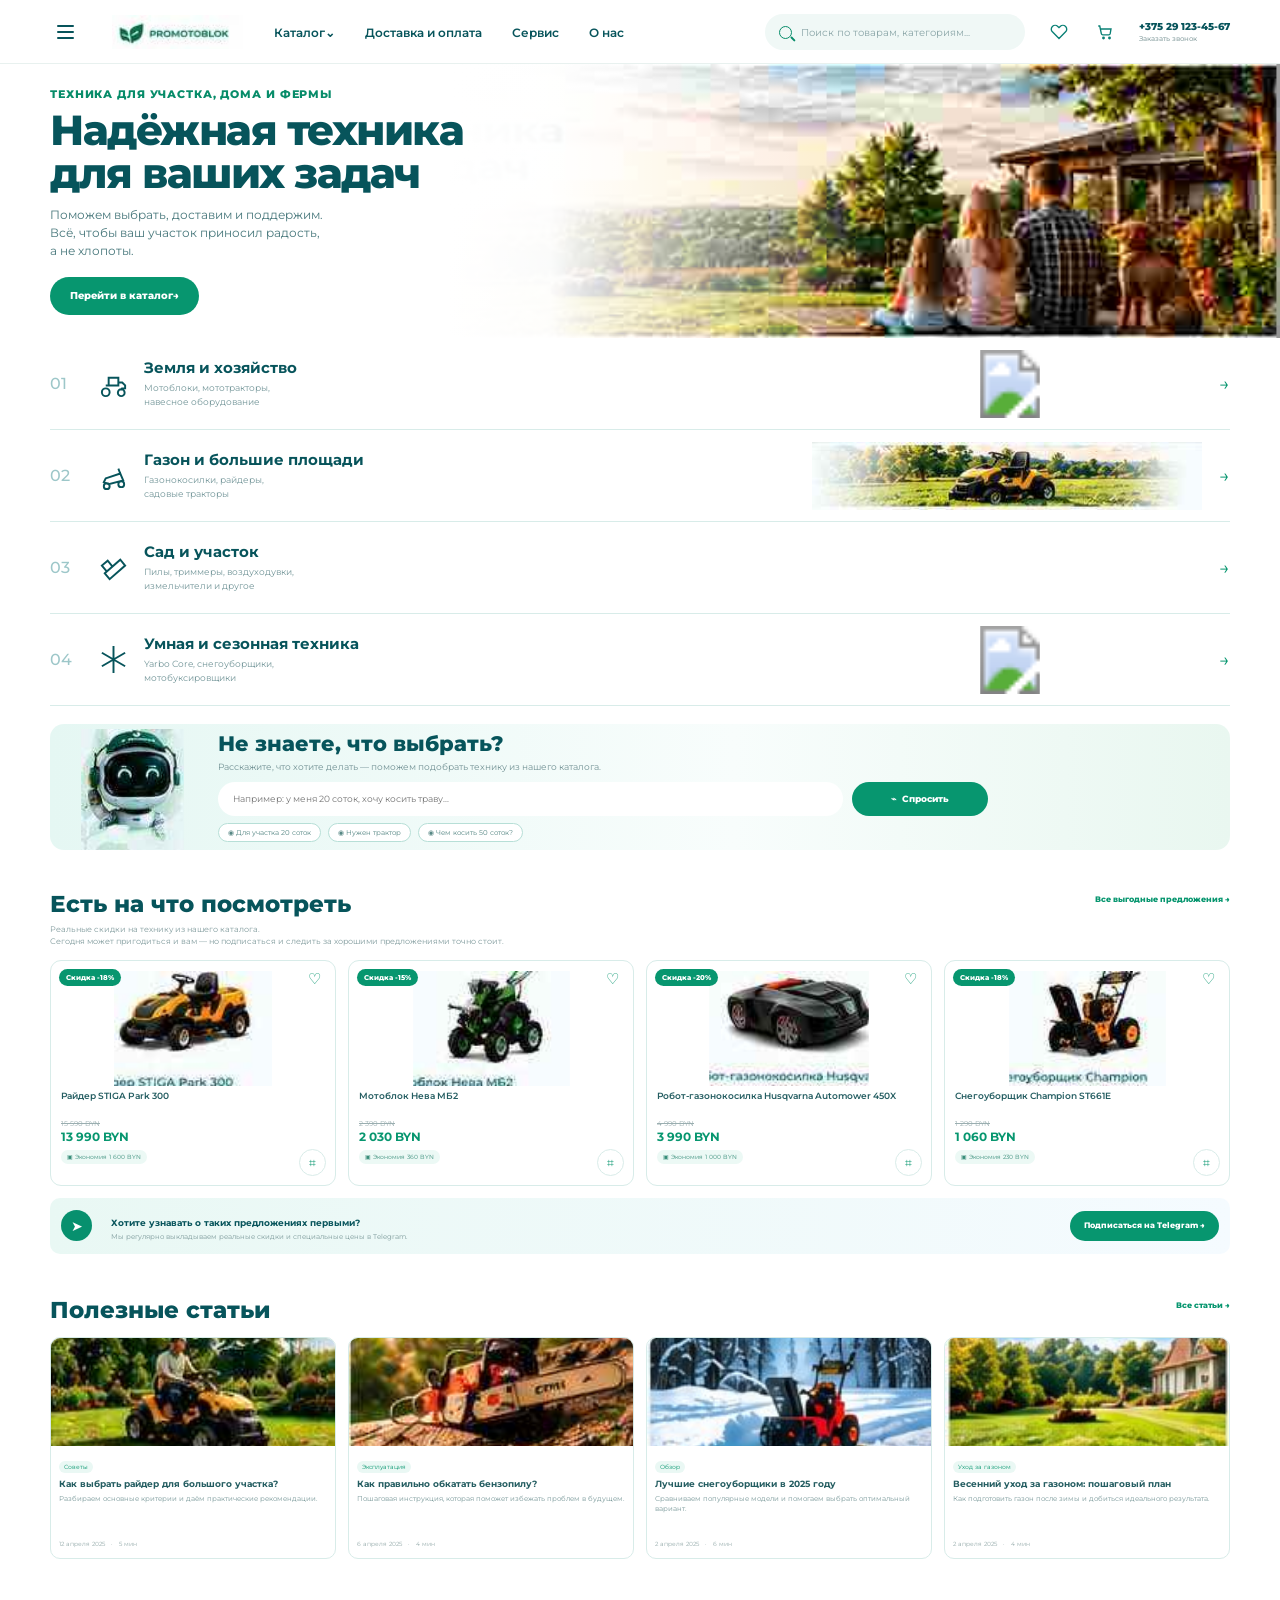
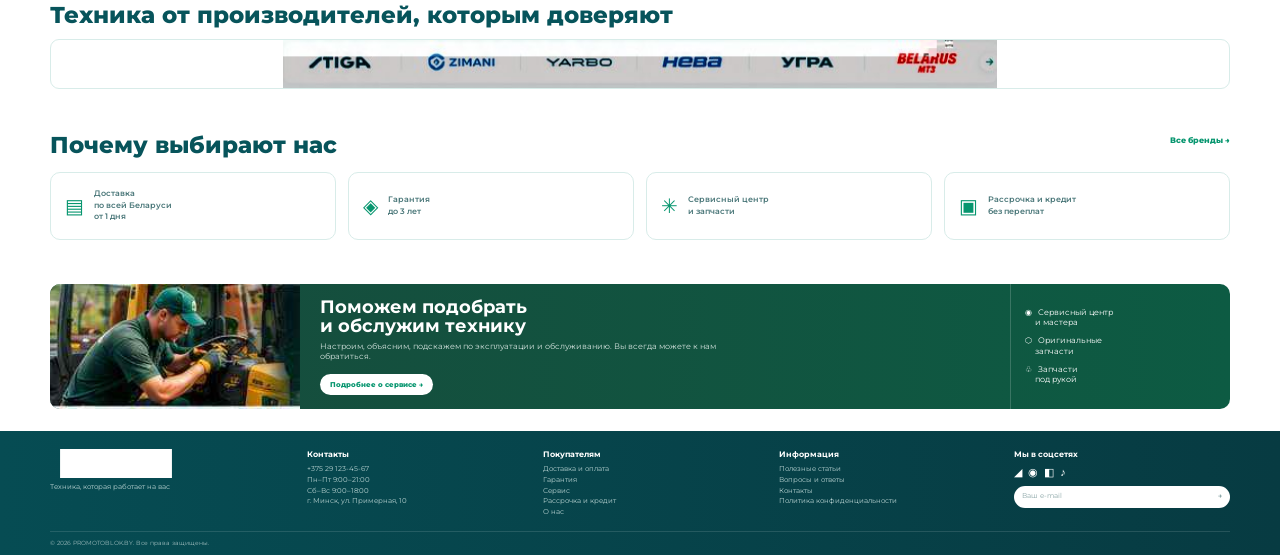
<file: index.html>
<!doctype html>
<html lang="ru">
<head>
<meta charset="utf-8">
<meta name="viewport" content="width=device-width,initial-scale=1">
<title>PROMOTOBLOK — техника для участка, дома и фермы</title>
<meta name="description" content="PROMOTOBLOK — техника для участка, дома и фермы">
<link rel="preconnect" href="https://fonts.googleapis.com">
<link rel="preconnect" href="https://fonts.gstatic.com" crossorigin>
<link href="https://fonts.googleapis.com/css2?family=Montserrat:wght@400;500;600;700;800&display=swap" rel="stylesheet">
<link rel="stylesheet" href="styles-v4.css?v=7">
<link rel="stylesheet" href="fix-v5.css?v=7">
<link rel="stylesheet" href="master-v5.css?v=7">
<link rel="stylesheet" href="layout-v6.css?v=7">
</head>
<body>
<header class="site-header"><div class="container header-row">
<button class="menu-icon" aria-label="Открыть меню"><span></span><span></span><span></span></button>
<a class="logo" href="index.html" aria-label="PROMOTOBLOK"></a>
<nav class="main-nav"><a href="catalog.html">Каталог⌄</a><a href="#delivery">Доставка и оплата</a><a href="#service">Сервис</a><a href="#about">О нас</a></nav>
<div class="header-spacer"></div>
<div class="search"><span class="search-icon">⌕</span><span>Поиск по товарам, категориям...</span></div>
<a class="head-icon" href="#favorites" aria-label="Избранное">♡</a>
<a class="head-icon cart-icon" href="#cart" aria-label="Корзина">⌗</a>
<a class="phone" href="tel:+375291234567">+375 29 123-45-67<small>Заказать звонок</small></a>
</div></header>
<main>
<section class="hero"><div class="hero-photo"></div><div class="hero-fade"></div><div class="container hero-inner"><div class="hero-copy"><div class="kicker">ТЕХНИКА ДЛЯ УЧАСТКА, ДОМА И ФЕРМЫ</div><h1>Надёжная техника<br>для ваших задач</h1><p>Поможем выбрать, доставим и поддержим.<br>Всё, чтобы ваш участок приносил радость,<br>а не хлопоты.</p><a class="btn" href="catalog.html">Перейти в каталог <span>→</span></a></div></div></section>
<section class="groups" id="groups"><div class="container">
<a class="group-row" href="catalog.html#land"><div class="num">01</div><div class="gicon tractor-icon"></div><div class="gcopy"><h2>Земля и хозяйство</h2><p>Мотоблоки, мототракторы,<br>навесное оборудование</p></div><div class="gphoto cat1"></div><span class="arrow">→</span></a>
<a class="group-row" href="catalog.html#lawn"><div class="num">02</div><div class="gicon mower-icon"></div><div class="gcopy"><h2>Газон и большие площади</h2><p>Газонокосилки, райдеры,<br>садовые тракторы</p></div><div class="gphoto cat2"></div><span class="arrow">→</span></a>
<a class="group-row" href="catalog.html#garden"><div class="num">03</div><div class="gicon saw-icon"></div><div class="gcopy"><h2>Сад и участок</h2><p>Пилы, триммеры, воздуходувки,<br>измельчители и другое</p></div><div class="gphoto cat3"></div><span class="arrow">→</span></a>
<a class="group-row" href="catalog.html#smart"><div class="num">04</div><div class="gicon snow-icon"></div><div class="gcopy"><h2>Умная и сезонная техника</h2><p>Yarbo Core, снегоуборщики,<br>мотобуксировщики</p></div><div class="gphoto cat4"></div><span class="arrow">→</span></a>
</div></section>
<section class="ai" id="ai"><div class="container"><div class="ai-box"><div class="robot"></div><div class="ai-copy"><h2>Не знаете, что выбрать?</h2><p>Расскажите, что хотите делать — поможем подобрать технику из нашего каталога.</p><div class="ask"><input placeholder="Например: у меня 20 соток, хочу косить траву..."><button>⌁&nbsp;&nbsp;Спросить</button></div><div class="quick"><button>◉ Для участка 20 соток</button><button>◉ Нужен трактор</button><button>◉ Чем косить 50 соток?</button></div></div></div></div></section>
<section class="offers" id="offers"><div class="container"><div class="section-head"><div><h2>Есть на что посмотреть</h2><p>Реальные скидки на технику из нашего каталога.<br>Сегодня может пригодиться и вам — но подписаться и следить за хорошими предложениями точно стоит.</p></div><a href="catalog.html">Все выгодные предложения →</a></div><div class="product-grid">
<article class="product"><div class="discount">Скидка -18%</div><button class="heart">♡</button><div class="product-img prod1"></div><h3>Райдер STIGA Park 300</h3><del>15 590 BYN</del><strong>13 990 BYN</strong><small>▣ Экономия 1 600 BYN</small><button class="cart-mini">⌗</button></article>
<article class="product"><div class="discount">Скидка -15%</div><button class="heart">♡</button><div class="product-img prod2"></div><h3>Мотоблок Нева МБ2</h3><del>2 390 BYN</del><strong>2 030 BYN</strong><small>▣ Экономия 360 BYN</small><button class="cart-mini">⌗</button></article>
<article class="product"><div class="discount">Скидка -20%</div><button class="heart">♡</button><div class="product-img prod3"></div><h3>Робот-газонокосилка Husqvarna Automower 450X</h3><del>4 990 BYN</del><strong>3 990 BYN</strong><small>▣ Экономия 1 000 BYN</small><button class="cart-mini">⌗</button></article>
<article class="product"><div class="discount">Скидка -18%</div><button class="heart">♡</button><div class="product-img prod4"></div><h3>Снегоуборщик Champion ST661E</h3><del>1 290 BYN</del><strong>1 060 BYN</strong><small>▣ Экономия 230 BYN</small><button class="cart-mini">⌗</button></article>
</div>
<div class="telegram"><span class="tg">➤</span><div><b>Хотите узнавать о таких предложениях первыми?</b><p>Мы регулярно выкладываем реальные скидки и специальные цены в Telegram.</p></div><a class="btn" href="#telegram">Подписаться на Telegram →</a></div></div></section>
<section class="articles" id="articles"><div class="container"><div class="section-head"><h2>Полезные статьи</h2><a href="#">Все статьи →</a></div><div class="article-grid">
<a class="article" href="#"><div class="article-img art1"></div><div class="article-body"><span>Советы</span><h3>Как выбрать райдер для большого участка?</h3><p>Разбираем основные критерии и даём практические рекомендации.</p><small>12 апреля 2025&nbsp;&nbsp; · &nbsp;&nbsp;5 мин</small></div></a>
<a class="article" href="#"><div class="article-img art2"></div><div class="article-body"><span>Эксплуатация</span><h3>Как правильно обкатать бензопилу?</h3><p>Пошаговая инструкция, которая поможет избежать проблем в будущем.</p><small>6 апреля 2025&nbsp;&nbsp; · &nbsp;&nbsp;4 мин</small></div></a>
<a class="article" href="#"><div class="article-img art3"></div><div class="article-body"><span>Обзор</span><h3>Лучшие снегоуборщики в 2025 году</h3><p>Сравниваем популярные модели и помогаем выбрать оптимальный вариант.</p><small>2 апреля 2025&nbsp;&nbsp; · &nbsp;&nbsp;6 мин</small></div></a>
<a class="article" href="#"><div class="article-img art4"></div><div class="article-body"><span>Уход за газоном</span><h3>Весенний уход за газоном: пошаговый план</h3><p>Как подготовить газон после зимы и добиться идеального результата.</p><small>2 апреля 2025&nbsp;&nbsp; · &nbsp;&nbsp;4 мин</small></div></a>
</div></div></section>
<section class="brands"><div class="container"><h2>Техника от производителей, которым доверяют</h2><div class="brands-img"></div></div></section>
<section class="why" id="about"><div class="container"><div class="section-head why-head"><h2>Почему выбирают нас</h2><a href="#">Все бренды →</a></div><div class="why-grid"><div><i>▤</i><b>Доставка<br>по всей Беларуси<br>от 1 дня</b></div><div><i>◈</i><b>Гарантия<br>до 3 лет</b></div><div><i>✳</i><b>Сервисный центр<br>и запчасти</b></div><div><i>▣</i><b>Рассрочка и кредит<br>без переплат</b></div></div></div></section>
<section class="service" id="service"><div class="container"><div class="service-box"><div class="service-photo"></div><div class="service-copy"><h2>Поможем подобрать<br>и обслужим технику</h2><p>Настроим, объясним, подскажем по эксплуатации и обслуживанию. Вы всегда можете к нам обратиться.</p><a class="service-btn" href="#contacts">Подробнее о сервисе →</a></div><div class="service-points"><div>◉&nbsp;&nbsp; Сервисный центр<br>&nbsp;&nbsp;&nbsp;&nbsp;&nbsp;и мастера</div><div>⬡&nbsp;&nbsp; Оригинальные<br>&nbsp;&nbsp;&nbsp;&nbsp;&nbsp;запчасти</div><div>♧&nbsp;&nbsp; Запчасти<br>&nbsp;&nbsp;&nbsp;&nbsp;&nbsp;под рукой</div></div></div></div></section>
</main>
<footer class="footer" id="delivery"><div class="container footer-grid"><div><a class="foot-logo" href="index.html"></a><p>Техника, которая работает на вас</p></div><div><h4>Контакты</h4><p>+375 29 123-45-67<br>Пн–Пт 9:00–21:00<br>Сб–Вс 9:00–18:00<br>г. Минск, ул. Примерная, 10</p></div><div><h4>Покупателям</h4><p>Доставка и оплата<br>Гарантия<br>Сервис<br>Рассрочка и кредит<br>О нас</p></div><div><h4>Информация</h4><p>Полезные статьи<br>Вопросы и ответы<br>Контакты<br>Политика конфиденциальности</p></div><div><h4>Мы в соцсетях</h4><p class="social">◢&nbsp; ◉&nbsp; ◧&nbsp; ♪</p><div class="email">Ваш e-mail <b>→</b></div></div></div><div class="container footer-bottom">© 2026 PROMOTOBLOK.BY. Все права защищены.</div></footer>
<script src="app.js?v=7"></script>
</body></html>
</file>
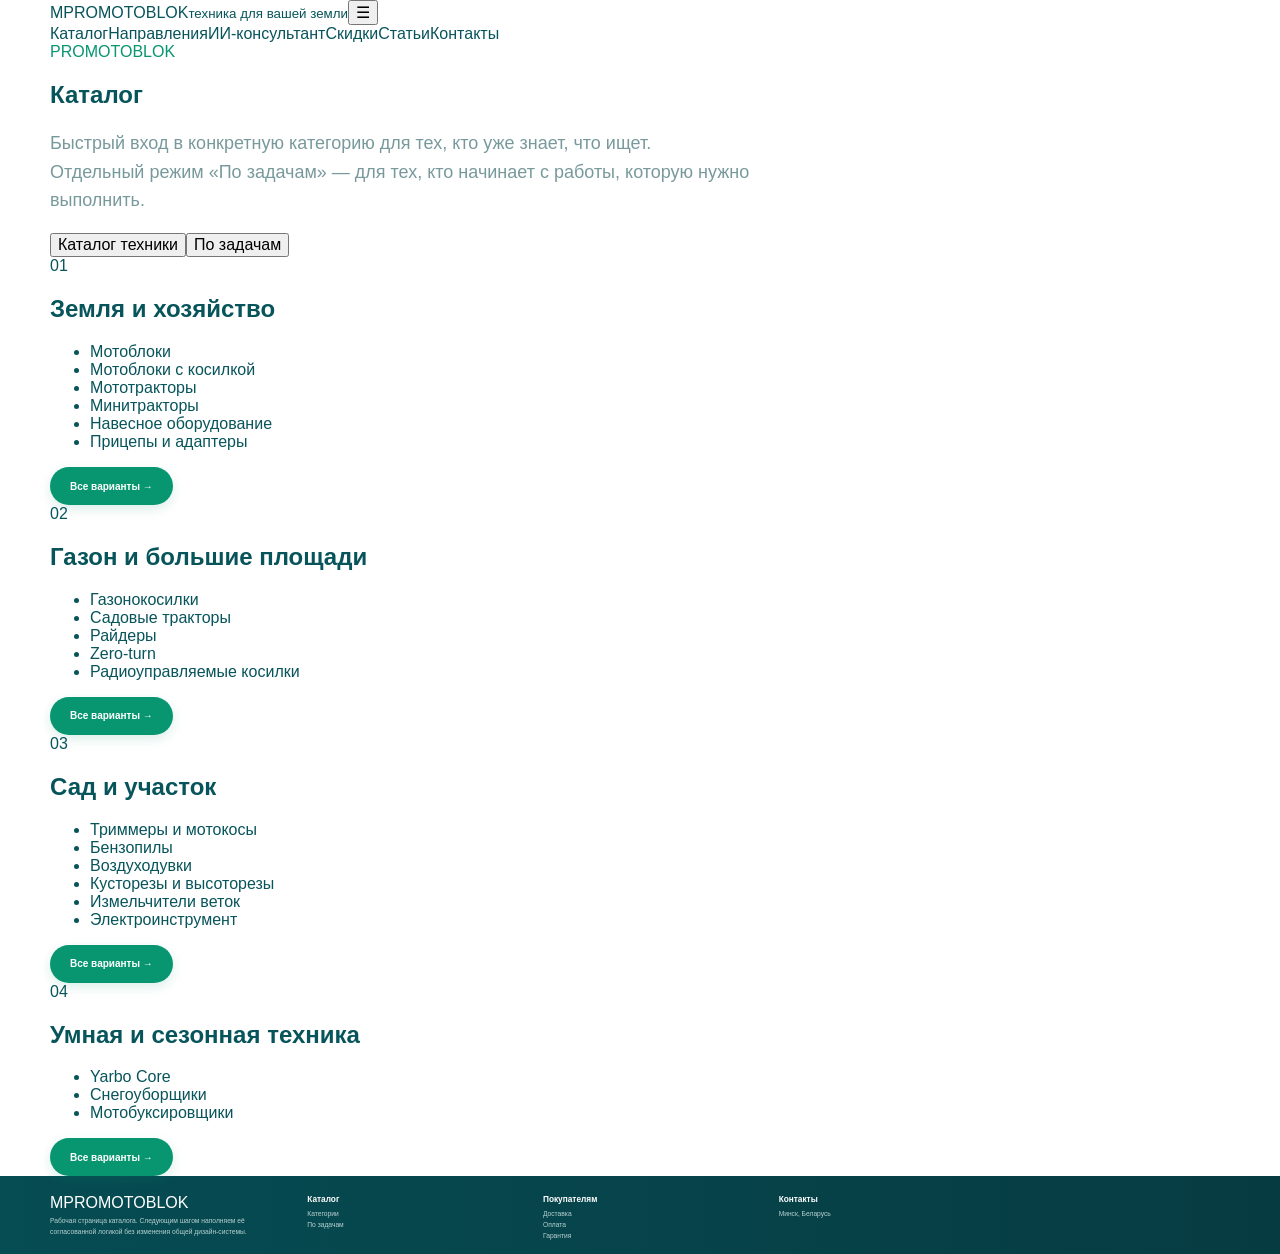
<file: catalog.html>
<!doctype html><html lang="ru"><head><meta charset="utf-8"><meta name="viewport" content="width=device-width,initial-scale=1"><title>Каталог — PROMOTOBLOK</title><link rel="stylesheet" href="styles.css"></head><body><header class="topbar"><div class="container topbar-inner"><a class="brand" href="index.html"><span class="brand-mark">M</span><span>PROMOTOBLOK<small>техника для вашей земли</small></span></a><button class="mobile-toggle" aria-label="Меню">☰</button><nav class="nav"><a class="catalog-link" href="catalog.html">Каталог</a><a href="index.html#groups">Направления</a><a href="index.html#ai">ИИ-консультант</a><a href="index.html#offers">Скидки</a><a href="index.html#articles">Статьи</a><a href="index.html#contacts">Контакты</a></nav></div></header><main><section class="page-hero"><div class="container"><div class="eyebrow" style="color:var(--green)">PROMOTOBLOK</div><h1>Каталог</h1><p style="max-width:700px;color:var(--muted);font-size:18px;line-height:1.6">Быстрый вход в конкретную категорию для тех, кто уже знает, что ищет. Отдельный режим «По задачам» — для тех, кто начинает с работы, которую нужно выполнить.</p><div class="mode-switch"><button class="active" data-mode>Каталог техники</button><button data-mode>По задачам</button></div></div></section><section><div class="container"><div class="catalog-grid"><article id="land" class="catalog-card"><div class="group-no">01</div><h2>Земля и хозяйство</h2><ul><li id="motoblocks">Мотоблоки</li><li>Мотоблоки с косилкой</li><li id="mototractors">Мототракторы</li><li id="minitractors">Минитракторы</li><li id="attachments">Навесное оборудование</li><li>Прицепы и адаптеры</li></ul><a class="btn" href="#land">Все варианты →</a></article><article id="lawn" class="catalog-card"><div class="group-no">02</div><h2>Газон и большие площади</h2><ul><li id="lawnmowers">Газонокосилки</li><li id="tractors">Садовые тракторы</li><li id="riders">Райдеры</li><li id="zero-turn">Zero-turn</li><li>Радиоуправляемые косилки</li></ul><a class="btn" href="#lawn">Все варианты →</a></article><article id="garden" class="catalog-card"><div class="group-no">03</div><h2>Сад и участок</h2><ul><li id="trimmers">Триммеры и мотокосы</li><li id="chainsaws">Бензопилы</li><li id="blowers">Воздуходувки</li><li>Кусторезы и высоторезы</li><li id="shredders">Измельчители веток</li><li>Электроинструмент</li></ul><a class="btn" href="#garden">Все варианты →</a></article><article id="smart" class="catalog-card"><div class="group-no">04</div><h2>Умная и сезонная техника</h2><ul><li id="yarbo">Yarbo Core</li><li id="snow">Снегоуборщики</li><li id="tow">Мотобуксировщики</li></ul><a class="btn" href="#smart">Все варианты →</a></article></div></div></section></main><footer class="footer"><div class="container"><div class="footer-grid"><div><a class="brand" href="index.html"><span class="brand-mark">M</span><span>PROMOTOBLOK</span></a><p>Рабочая страница каталога. Следующим шагом наполняем её согласованной логикой без изменения общей дизайн-системы.</p></div><div><h4>Каталог</h4><p>Категории<br>По задачам</p></div><div><h4>Покупателям</h4><p>Доставка<br>Оплата<br>Гарантия</p></div><div><h4>Контакты</h4><p>Минск, Беларусь</p></div></div></div></footer><script src="app.js"></script></body></html>
</file>
<file: styles-v4.css>
:root{--green:#078c69;--deep:#07545b;--muted:#6f9497;--line:#d7ecea;--mint:#eaf8f5;--dark:#06444a}*{box-sizing:border-box}html{scroll-behavior:smooth}body{margin:0;font-family:Montserrat,Arial,sans-serif;color:var(--deep);background:#fff}a{text-decoration:none;color:inherit}button,input{font:inherit}.container{width:min(1180px,calc(100% - 48px));margin:0 auto}.site-header{height:58px;background:#fff;border-bottom:1px solid #e6f1ef;position:relative;z-index:10}.header-row{height:58px;display:flex;align-items:center;gap:18px}.menu-icon{width:28px;height:28px;border:0;background:transparent;display:grid;gap:3px;place-content:center;padding:0}.menu-icon span{display:block;width:15px;height:2px;background:var(--deep);border-radius:2px}.logo,.foot-logo{display:block;width:143px;height:31px;background:url('assets/logo-master.svg') center/contain no-repeat;flex:0 0 auto}.main-nav{display:flex;align-items:center;gap:28px;font-size:11px;font-weight:600;margin-left:6px;white-space:nowrap}.header-spacer{flex:1}.search{width:245px;height:32px;border-radius:18px;background:#eef8f6;color:#83a5a6;padding:0 13px;font-size:9px;display:flex;align-items:center;gap:8px}.search-icon{font-size:14px;color:var(--green)}.head-icon{font-size:18px;color:#0c7770}.phone{font-size:10px;font-weight:700;white-space:nowrap;line-height:1.1}.phone small{display:block;color:#90a8a9;font-size:7px;font-weight:500;margin-top:2px}.hero{position:relative;height:265px;overflow:hidden}.hero-photo{position:absolute;inset:0;background:url('assets/hero.svg') center 52%/cover no-repeat}.hero-fade{position:absolute;inset:0;background:linear-gradient(90deg,rgba(255,255,255,.98) 0%,rgba(255,255,255,.94) 19%,rgba(255,255,255,.68) 38%,rgba(255,255,255,.08) 59%,rgba(255,255,255,0) 73%)}.hero-inner{height:100%;display:flex;align-items:center;position:relative}.hero-copy{max-width:500px}.kicker{font-size:10px;letter-spacing:.08em;color:var(--green);font-weight:800;margin-bottom:7px}.hero h1{font-size:41px;line-height:1.02;letter-spacing:-.025em;margin:0 0 10px;font-weight:800;color:var(--deep)}.hero p{font-size:11px;line-height:1.45;color:#316b6f;margin:0 0 15px}.btn{display:inline-flex;align-items:center;justify-content:center;background:var(--green);color:#fff;border-radius:20px;padding:10px 19px;font-size:10px;font-weight:700}.groups{background:#fff}.group-row{height:94px;display:grid;grid-template-columns:46px 48px 260px 1fr 28px;align-items:center;border-bottom:1px solid var(--line);overflow:hidden}.num{font-size:17px;color:#9bc7ca}.gicon{width:35px;height:35px;position:relative;color:var(--deep)}.gicon:before,.gicon:after{content:'';position:absolute;border:2px solid currentColor}.tractor-icon:before{width:17px;height:10px;left:8px;top:9px;border-radius:3px}.tractor-icon:after{width:7px;height:7px;border-radius:50%;left:4px;top:22px;box-shadow:16px 0 0 -1px #fff,16px 0 0 1px currentColor}.mower-icon:before{width:20px;height:9px;left:5px;top:11px;border-radius:8px 3px 3px 8px;transform:rotate(-18deg)}.mower-icon:after{width:6px;height:6px;border-radius:50%;left:5px;top:23px;box-shadow:16px 0 0 -1px #fff,16px 0 0 1px currentColor}.saw-icon:before{width:21px;height:7px;left:6px;top:15px;border-radius:4px;transform:rotate(-38deg)}.saw-icon:after{width:7px;height:7px;border-radius:2px;left:4px;top:7px;transform:rotate(-38deg)}.snow-icon:before{left:16px;top:2px;height:31px;border-width:0 0 0 2px}.snow-icon:after{left:2px;top:16px;width:30px;border-width:2px 0 0;transform:rotate(60deg)}.gcopy h2{font-size:15px;margin:0 0 4px;font-weight:700}.gcopy p{font-size:9px;line-height:1.4;color:#719598;margin:0}.gphoto{height:72px;background-position:center;background-size:cover;background-repeat:no-repeat;position:relative}.gphoto:before{content:'';position:absolute;inset:0;background:linear-gradient(90deg,#fff 0%,rgba(255,255,255,.75) 12%,rgba(255,255,255,0) 34%)}.cat1{background-image:url('assets/cat1.svg')}.cat2{background-image:url('assets/cat2.svg')}.cat3{background-image:url('assets/cat3.svg')}.cat4{background-image:url('assets/cat4.svg')}.arrow{justify-self:end;color:var(--green);font-size:17px}.ai{padding:18px 0 20px}.ai-box{min-height:126px;border-radius:13px;background:linear-gradient(90deg,#e3f7f2 0%,#f7fffd 57%,#e8f7ef 100%);display:grid;grid-template-columns:120px 1fr;gap:12px;align-items:center;padding:0 25px;overflow:hidden;position:relative}.ai-box:after{content:'';position:absolute;right:0;top:0;width:180px;height:100%;background:radial-gradient(circle at 70% 28%,rgba(108,185,149,.17),transparent 19%),radial-gradient(circle at 48% 70%,rgba(108,185,149,.13),transparent 20%)}.robot{width:110px;height:118px;align-self:end;background:url('assets/robot.svg') center bottom/contain no-repeat;position:relative;z-index:1}.ai-copy{position:relative;z-index:2}.ai-copy h2{font-size:20px;line-height:1.1;margin:0 0 4px;font-weight:800}.ai-copy>p{font-size:9px;color:#678f91;margin:0 0 9px}.ask{display:grid;grid-template-columns:1fr 135px;gap:8px;max-width:760px}.ask input{height:32px;border:0;border-radius:17px;background:#fff;padding:0 14px;font-size:8.5px;outline:none}.ask button{height:32px;border:0;border-radius:17px;background:var(--green);color:#fff;font-size:8.5px;font-weight:700}.quick{display:flex;gap:6px;margin-top:7px}.quick button{border:1px solid #b6e4da;background:#fff;border-radius:13px;padding:4px 8px;color:#4e8a86;font-size:7px}.offers,.articles,.brands,.why,.service{padding:20px 0}.section-head{display:flex;justify-content:space-between;gap:20px;align-items:flex-start;margin-bottom:12px}.section-head h2,.brands h2,.why h2{font-size:22px;line-height:1.1;margin:0;font-weight:800}.section-head p{font-size:8px;line-height:1.45;color:#7a999c;margin:4px 0 0;max-width:610px}.section-head>a{font-size:7.5px;color:var(--green);font-weight:700;margin-top:3px}.product-grid{display:grid;grid-template-columns:repeat(4,1fr);gap:12px}.product{position:relative;border:1px solid var(--line);border-radius:11px;padding:10px;background:#fff;min-height:226px}.discount{position:absolute;left:8px;top:8px;background:var(--green);color:#fff;border-radius:10px;padding:4px 7px;font-size:6.8px;font-weight:700;z-index:2}.heart{position:absolute;right:8px;top:7px;border:0;background:transparent;color:var(--green);font-size:15px;z-index:2}.product-img{height:115px;background-position:center;background-size:contain;background-repeat:no-repeat;margin-bottom:4px}.prod1{background-image:url('assets/p1.svg')}.prod2{background-image:url('assets/p2.svg')}.prod3{background-image:url('assets/p3.svg')}.prod4{background-image:url('assets/p4.svg')}.product h3{font-size:9px;line-height:1.25;margin:2px 0 5px;color:#245d61;min-height:23px;font-weight:600}.product del{display:block;color:#9aaeb0;font-size:7px}.product strong{display:block;color:var(--green);font-size:12px;margin-top:1px}.product small{display:inline-block;background:#ecf9f5;color:#378d79;border-radius:8px;padding:3px 6px;font-size:6px;margin-top:6px}.cart-mini{position:absolute;right:9px;bottom:9px;border:1px solid #d9ece9;width:26px;height:26px;border-radius:50%;background:#fff;color:var(--green);font-size:12px}.telegram{margin-top:12px;min-height:55px;background:linear-gradient(90deg,#e9f8f4,#f5fbff);border-radius:10px;display:grid;grid-template-columns:38px 1fr auto;gap:11px;align-items:center;padding:8px 11px}.tg{width:31px;height:31px;border-radius:50%;background:#07906e;color:#fff;display:grid;place-items:center;font-size:14px}.telegram b{font-size:9px}.telegram p{font-size:7px;margin:2px 0 0;color:#7e9b9c}.telegram .btn{font-size:7.5px;padding:8px 13px}.article-grid{display:grid;grid-template-columns:repeat(4,1fr);gap:12px}.article{border:1px solid var(--line);border-radius:10px;overflow:hidden;background:#fff}.article-img{height:108px;background-size:cover;background-position:center}.art1{background-image:url('assets/a1.svg')}.art2{background-image:url('assets/a2.svg')}.art3{background-image:url('assets/article3-fix.svg')}.art4{background-image:url('assets/article4-fix.svg')}.article-body{padding:8px}.article-body span{display:inline-block;background:#eaf8f4;color:var(--green);border-radius:8px;padding:2px 5px;font-size:6.2px}.article-body h3{font-size:9px;line-height:1.28;margin:5px 0;color:#245d61}.article-body p{font-size:7px;line-height:1.4;color:#7a999a;min-height:30px;margin:0 0 6px}.article-body small{font-size:6px;color:#94aaaa}.brands h2{margin-bottom:10px}.brands-img{height:49px;border:1px solid var(--line);border-radius:9px;background:#fff url('assets/brands-master.svg') center/cover no-repeat}.why-head{margin-bottom:0}.why-grid{display:grid;grid-template-columns:repeat(4,1fr);gap:12px;margin-top:11px}.why-grid>div{border:1px solid var(--line);border-radius:10px;min-height:67px;display:flex;align-items:center;gap:10px;padding:10px 14px;background:#fff}.why-grid i{font-style:normal;font-size:20px;color:var(--green)}.why-grid b{font-size:8px;line-height:1.45;color:#4a7779;font-weight:600}.service-box{min-height:116px;border-radius:10px;overflow:hidden;background:linear-gradient(90deg,#16453a,#0d5741);display:grid;grid-template-columns:250px 1fr 220px;color:#fff}.service-photo{background:url('assets/service.svg') center/cover no-repeat}.service-copy{padding:14px 20px}.service-copy h2{font-size:18px;line-height:1.08;margin:0 0 5px}.service-copy p{font-size:7.5px;line-height:1.45;color:#d4e3de;max-width:390px;margin:0 0 9px}.service-btn{display:inline-flex;background:#fff;color:var(--green);border-radius:13px;padding:6px 10px;font-size:7px;font-weight:700}.service-points{border-left:1px solid rgba(255,255,255,.18);padding:13px 14px;display:grid;align-content:center;gap:8px;font-size:7.5px;line-height:1.35}.footer{background:linear-gradient(90deg,#06494f,#073941);color:#fff;padding:18px 0 8px}.footer-grid{display:grid;grid-template-columns:1.1fr repeat(4,1fr);gap:20px}.foot-logo{filter:brightness(0) invert(1);width:132px;height:29px}.footer-grid h4{font-size:8.3px;margin:0 0 5px}.footer-grid p{font-size:6.7px;line-height:1.6;color:#b8d2d1;margin:4px 0}.social{font-size:11px!important;color:#fff!important}.email{height:22px;border-radius:12px;background:#fff;color:#8ba6a7;padding:6px 8px;font-size:6.5px;display:flex;justify-content:space-between}.footer-bottom{border-top:1px solid rgba(255,255,255,.12);padding-top:7px;margin-top:9px;font-size:6px;color:#9dbbbc}@media(max-width:700px){.container{width:calc(100% - 24px)}.site-header,.header-row{height:54px}.main-nav,.search,.phone{display:none}.header-row{gap:11px}.logo{width:118px;height:27px}.header-spacer{flex:1}.hero{height:245px}.hero-photo{background-position:67% center}.hero-fade{background:linear-gradient(90deg,rgba(255,255,255,.97) 0%,rgba(255,255,255,.83) 47%,rgba(255,255,255,.12) 84%)}.hero h1{font-size:30px}.hero p{font-size:9.5px}.kicker{font-size:7.5px}.group-row{height:73px;grid-template-columns:31px 39px 1fr 20px}.gphoto{display:none}.gicon{width:27px;height:27px;transform:scale(.82)}.gcopy h2{font-size:12px}.gcopy p{font-size:7.5px}.num{font-size:12px}.ai{padding-top:12px}.ai-box{min-height:128px;grid-template-columns:82px 1fr;padding:0 12px}.robot{width:76px;height:94px}.ai-copy h2{font-size:15px}.ai-copy>p{font-size:7.2px}.ask{grid-template-columns:1fr 90px}.ask input,.ask button{height:27px;font-size:7px}.quick{display:none}.section-head h2,.brands h2,.why h2{font-size:17px}.product-grid{grid-template-columns:1fr;gap:8px}.product{min-height:104px;display:grid;grid-template-columns:105px 1fr;grid-template-rows:auto auto auto auto;padding:8px}.product-img{grid-row:1/5;width:98px;height:86px;margin:0}.product h3{font-size:9px;margin-top:14px;min-height:auto}.product del,.product strong,.product small{grid-column:2}.telegram{grid-template-columns:32px 1fr}.telegram .btn{grid-column:1/-1}.article-grid{grid-template-columns:1fr}.article{display:grid;grid-template-columns:112px 1fr}.article-img{height:92px}.article-body p{min-height:auto}.brands-img{height:40px;background-size:cover}.why-grid{grid-template-columns:1fr 1fr}.service-box{grid-template-columns:118px 1fr}.service-photo{min-height:116px}.service-points{display:none}.footer-grid{grid-template-columns:1fr 1fr}.footer-grid>div:first-child{grid-column:1/-1}.section-head p{display:none}}
</file>
<file: fix-v5.css>
/* PROMOTOBLOK master correction pass v5 */
.logo,.foot-logo{background-image:url('assets-v2/logo-master.svg')!important;background-size:contain!important;background-repeat:no-repeat!important;background-position:center!important}
.cat1{background-image:url('assets-v2/cat1.svg')!important}.cat4{background-image:url('assets-v2/cat4.svg')!important}
@media(min-width:701px){
.container{width:min(1180px,calc(100% - 48px))!important}
.site-header,.header-row{height:58px!important}
.logo{width:143px!important;height:31px!important}
.hero{height:265px!important}.hero h1{font-size:41px!important;line-height:1.02!important}.hero-copy{max-width:500px!important}
.group-row{height:94px!important;grid-template-columns:46px 48px 260px 1fr 28px!important}.gphoto{height:72px!important}
.ai-box{min-height:126px!important}.robot{width:110px!important;height:118px!important}
.product{min-height:226px!important}.product-img{height:115px!important}.article-img{height:108px!important}
.brands-img{height:49px!important}.service-box{min-height:116px!important}
}
@media(max-width:700px){.logo{background-size:contain!important}.cat1,.cat4{background-size:cover!important}}
</file>
<file: master-v5.css>
/* PROMOTOBLOK precision pass v6 */
.hero-photo{background-image:url('assets/hero-master.svg')!important;background-size:cover!important;background-position:center!important;transform:none!important}
.hero-fade{background:linear-gradient(90deg,rgba(255,255,255,.98) 0%,rgba(255,255,255,.94) 18%,rgba(255,255,255,.67) 36%,rgba(255,255,255,.08) 58%,rgba(255,255,255,0) 72%)!important}
.cat3{background-image:url('assets/a2.svg')!important;background-position:center 52%!important}
.art3{background-image:url('assets/article3-master.svg')!important}.art4{background-image:url('assets/article4-master.svg')!important}
.brands-img{display:block!important;background:#fff url('assets/brands-master2.svg') center/contain no-repeat!important;border:1px solid #d7ecea!important}.brands-img:before{content:none!important}
@media(min-width:701px){
.container{width:min(1180px,calc(100% - 46px))!important}
.site-header,.header-row{height:56px!important}
.logo{width:142px!important;height:30px!important}.main-nav{gap:27px!important;font-size:11px!important}
.hero{height:292px!important}.hero-copy{max-width:500px!important}.hero h1{font-size:42px!important;line-height:1.01!important;letter-spacing:-.025em!important}.hero p{font-size:11.5px!important;line-height:1.45!important}.kicker{font-size:10px!important}.hero .btn{padding:10px 18px!important}
.group-row{height:108px!important;grid-template-columns:47px 49px 270px 1fr 28px!important}.gphoto{height:76px!important}.gcopy h2{font-size:15px!important}.gcopy p{font-size:9px!important}.num{font-size:17px!important}
.ai{padding:18px 0 20px!important}.ai-box{min-height:151px!important;grid-template-columns:132px 1fr!important;padding:0 26px!important}.robot{width:120px!important;height:140px!important}.ai-copy h2{font-size:21px!important}.ai-copy>p{font-size:9px!important}.ask{max-width:760px!important;grid-template-columns:1fr 138px!important}.ask input,.ask button{height:34px!important}.quick button{font-size:7px!important}
.offers,.articles,.brands,.why,.service{padding:22px 0!important}.section-head h2,.brands h2,.why h2{font-size:23px!important}.section-head p{font-size:8.2px!important}.product{min-height:260px!important;padding:11px!important}.product-img{height:132px!important}.product h3{font-size:9.5px!important}.product strong{font-size:13px!important}.telegram{min-height:60px!important}
.article-img{height:128px!important}.article-body{padding:9px!important}.article-body h3{font-size:9.3px!important}.article-body p{font-size:7.2px!important;min-height:33px!important}
.brands-img{height:55px!important}.why-grid>div{min-height:73px!important}.service-box{min-height:132px!important;grid-template-columns:270px 1fr 230px!important}.service-copy{padding:17px 22px!important}.service-copy h2{font-size:19px!important}.footer{padding:22px 0 10px!important}.footer-grid{gap:24px!important}.footer-grid h4{font-size:8.8px!important}.footer-grid p{font-size:7.2px!important;line-height:1.65!important}.footer-bottom{margin-top:12px!important}
}
@media(max-width:700px){
.hero{height:245px!important}.hero h1{font-size:30px!important}.group-row{height:73px!important}.gphoto{display:none!important}.ai-box{min-height:128px!important}.product{min-height:104px!important}.article-img{height:92px!important}.brands-img{height:40px!important}
}
</file>
<file: layout-v6.css>
/* PROMOTOBLOK layout stabilization pass v6
   Goal: keep all blocks on one grid from normal desktop widths through very wide viewports.
   Browser zoom may visually shrink/enlarge the whole page, but geometry must not drift. */
html,body{min-width:320px;overflow-x:hidden}

/* One master grid for header and every content section */
.container{
  width:calc(100% - 48px)!important;
  max-width:1180px!important;
  margin-left:auto!important;
  margin-right:auto!important;
}

.header-row{width:100%;min-width:0}
.main-nav,.header-spacer,.search,.phone{min-width:0}
.search{flex:0 1 245px}

.hero{width:100%;}
.hero-inner{width:calc(100% - 48px)!important;max-width:1180px!important}
.hero-photo{inset:0!important}

/* category rows: fixed text zone + fluid image zone, never overflow */
.group-row{
  width:100%;
  grid-template-columns:46px 48px minmax(230px,260px) minmax(0,1fr) 28px!important;
}
.gcopy,.gphoto{min-width:0}
.gphoto{width:100%!important;max-width:none!important}

.ai-box,.telegram,.service-box,.brands-img{width:100%;max-width:100%}
.ask{width:100%;max-width:760px}
.ask input{min-width:0}

.product-grid,.article-grid,.why-grid{grid-template-columns:repeat(4,minmax(0,1fr))!important}
.product,.article,.why-grid>div{min-width:0}
.product h3,.article-body h3,.article-body p{overflow-wrap:anywhere}

.footer-grid{grid-template-columns:minmax(140px,1.1fr) repeat(4,minmax(0,1fr))!important}
.footer-grid>*{min-width:0}

/* Laptop / compact desktop: preserve same composition, only compress auxiliary chrome */
@media (max-width:1120px) and (min-width:701px){
  .container,.hero-inner{width:calc(100% - 36px)!important}
  .header-row{gap:12px!important}
  .main-nav{gap:16px!important;font-size:10px!important}
  .search{flex-basis:200px!important;width:200px!important}
  .logo{width:128px!important}
  .phone{font-size:9px!important}
  .group-row{grid-template-columns:40px 42px minmax(205px,235px) minmax(0,1fr) 24px!important}
  .gcopy h2{font-size:14px!important}
  .service-box{grid-template-columns:220px minmax(0,1fr) 190px!important}
}

/* Tablet: switch deliberately instead of letting desktop grid collapse */
@media (max-width:900px) and (min-width:701px){
  .search{display:none!important}
  .main-nav{gap:14px!important}
  .hero h1{font-size:36px!important}
  .group-row{grid-template-columns:38px 40px minmax(190px,220px) minmax(0,1fr) 22px!important}
  .product-grid,.article-grid{grid-template-columns:repeat(2,minmax(0,1fr))!important}
  .why-grid{grid-template-columns:repeat(2,minmax(0,1fr))!important}
  .footer-grid{grid-template-columns:repeat(3,minmax(0,1fr))!important}
}

/* Mobile keeps its own approved composition and never inherits desktop widths */
@media (max-width:700px){
  .container,.hero-inner{width:calc(100% - 24px)!important;max-width:none!important}
  .group-row{grid-template-columns:31px 39px minmax(0,1fr) 20px!important}
  .gphoto{display:none!important}
  .product-grid,.article-grid{grid-template-columns:1fr!important}
  .why-grid{grid-template-columns:1fr 1fr!important}
  .footer-grid{grid-template-columns:1fr 1fr!important}
}

/* Very wide viewports / extreme browser zoom: do not stretch approved design */
@media (min-width:1600px){
  .container,.hero-inner{max-width:1180px!important}
  .hero-photo{background-size:cover!important}
  .group-row,.ai-box,.product-grid,.article-grid,.brands-img,.why-grid,.service-box{max-width:1180px}
}
</file>
<file: styles.css>
:root{--green:#078c69;--green2:#12a47d;--deep:#07545b;--text:#07545b;--muted:#6c9699;--line:#d8ecea;--mint:#e9f8f4;--dark:#063f45}*{box-sizing:border-box}html{scroll-behavior:smooth}body{margin:0;font-family:Montserrat,Arial,sans-serif;color:var(--text);background:#fff}a{text-decoration:none;color:inherit}button,input{font:inherit}.container{width:min(1440px,calc(100% - 48px));margin:auto}.site-header{height:68px;background:#fff;border-bottom:1px solid #e7f1ef;position:sticky;top:0;z-index:50}.header-row{height:68px;display:flex;align-items:center;gap:20px}.menu-icon{width:30px;height:30px;border:0;background:transparent;display:grid;gap:4px;place-content:center;padding:0}.menu-icon span{width:16px;height:2px;background:var(--deep);border-radius:2px}.logo,.foot-logo{display:block;background:url('https://raw.githubusercontent.com/serytest-hub/promotoblok-redesign/main/assets/logo-master.svg?v=4') center/contain no-repeat;width:148px;height:34px;flex:0 0 auto}.main-nav{display:flex;gap:29px;font-size:13px;font-weight:600;margin-left:20px;white-space:nowrap}.main-nav a:hover{color:var(--green)}.header-spacer{flex:1}.search{width:310px;height:36px;border-radius:19px;background:#edf8f6;color:#77a0a1;padding:9px 14px;font-size:11px;display:flex;align-items:center;gap:8px}.search-icon{font-size:16px;color:var(--green)}.head-icon{font-size:20px;color:#087a72}.phone{font-size:11px;font-weight:700;white-space:nowrap;line-height:1.05}.phone small{display:block;font-size:8px;color:#8da8a9;font-weight:500;margin-top:3px}.hero{position:relative;height:342px;overflow:hidden}.hero-photo{position:absolute;inset:0;background:url('https://raw.githubusercontent.com/serytest-hub/promotoblok-redesign/main/assets/hero.svg?v=4') center/cover no-repeat}.hero-fade{position:absolute;inset:0;background:linear-gradient(90deg,rgba(255,255,255,.97) 0%,rgba(255,255,255,.94) 24%,rgba(255,255,255,.63) 42%,rgba(255,255,255,.08) 61%,rgba(255,255,255,0) 100%)}.hero-inner{height:100%;display:flex;align-items:center;position:relative}.hero-copy{max-width:620px}.kicker{font-size:13px;letter-spacing:.065em;color:var(--green);font-weight:800;margin-bottom:9px}.hero h1{font-size:52px;line-height:.98;letter-spacing:-.035em;margin:0 0 14px;font-weight:800;color:var(--deep)}.hero p{font-size:15px;line-height:1.45;margin:0 0 20px;color:#316b6f}.btn{display:inline-flex;align-items:center;justify-content:center;background:linear-gradient(90deg,var(--green),var(--green2));color:#fff;border-radius:23px;padding:12px 22px;font-size:12px;font-weight:700;box-shadow:0 4px 12px rgba(7,140,105,.15)}.groups{padding:0}.group-row{height:126px;display:grid;grid-template-columns:55px 58px 320px 1fr 30px;align-items:center;border-bottom:1px solid var(--line);overflow:hidden}.num{font-size:22px;color:#9bc8cb;font-weight:500}.gicon{width:40px;height:40px;position:relative;color:var(--deep)}.gicon:before,.gicon:after{content:'';position:absolute;border:2px solid currentColor}.tractor-icon:before{width:19px;height:11px;left:9px;top:11px;border-radius:3px}.tractor-icon:after{width:8px;height:8px;border-radius:50%;left:5px;top:25px;box-shadow:18px 0 0 -1px #fff,18px 0 0 1px currentColor}.mower-icon:before{width:21px;height:9px;left:6px;top:14px;border-radius:8px 3px 3px 8px;transform:rotate(-18deg)}.mower-icon:after{width:7px;height:7px;border-radius:50%;left:6px;top:26px;box-shadow:18px 0 0 -1px #fff,18px 0 0 1px currentColor}.saw-icon:before{width:24px;height:8px;left:5px;top:17px;border-radius:4px;transform:rotate(-38deg)}.saw-icon:after{width:8px;height:8px;border-radius:2px;left:4px;top:8px;transform:rotate(-38deg)}.snow-icon:before{left:19px;top:2px;height:35px;border-width:0 0 0 2px}.snow-icon:after{left:3px;top:19px;width:33px;border-width:2px 0 0;transform:rotate(60deg)}.gcopy h2{font-size:18px;margin:0 0 6px;font-weight:700;color:var(--deep)}.gcopy p{font-size:11px;line-height:1.45;margin:0;color:#6e9496}.gphoto{height:86px;background-position:center;background-size:cover;background-repeat:no-repeat;position:relative}.gphoto:before{content:'';position:absolute;inset:0;background:linear-gradient(90deg,#fff 0%,rgba(255,255,255,.7) 12%,rgba(255,255,255,0) 32%)}.cat1{background-image:url('https://raw.githubusercontent.com/serytest-hub/promotoblok-redesign/main/assets/cat1.svg?v=4')}.cat2{background-image:url('https://raw.githubusercontent.com/serytest-hub/promotoblok-redesign/main/assets/cat2.svg?v=4')}.cat3{background-image:url('https://raw.githubusercontent.com/serytest-hub/promotoblok-redesign/main/assets/cat3.svg?v=4')}.cat4{background-image:url('https://raw.githubusercontent.com/serytest-hub/promotoblok-redesign/main/assets/cat4.svg?v=4')}.arrow{justify-self:end;color:var(--green);font-size:20px}.ai{padding:28px 0}.ai-box{min-height:225px;border-radius:18px;background:linear-gradient(90deg,#e1f7f1 0,#f8fffd 57%,#e7f7ef 100%);display:grid;grid-template-columns:190px 1fr;gap:14px;align-items:center;padding:0 32px;overflow:hidden;position:relative}.ai-box:after{content:'';position:absolute;right:0;top:0;width:190px;height:100%;background:radial-gradient(circle at 75% 25%,rgba(99,184,142,.18),transparent 22%),radial-gradient(circle at 55% 65%,rgba(99,184,142,.13),transparent 20%)}.robot{width:164px;height:202px;align-self:end;background:url('https://raw.githubusercontent.com/serytest-hub/promotoblok-redesign/main/assets/robot.svg?v=4') center bottom/contain no-repeat;position:relative;z-index:1}.ai-copy{position:relative;z-index:2}.ai-copy h2{font-size:26px;line-height:1.1;margin:0 0 5px;font-weight:800}.ai-copy>p{font-size:11px;color:#688f91;margin:0 0 13px}.ask{display:grid;grid-template-columns:1fr 150px;gap:10px;max-width:920px}.ask input{height:42px;border:0;border-radius:21px;background:#fff;padding:0 17px;font-size:10px;outline:none}.ask button{height:42px;border:0;border-radius:21px;background:#078c69;color:#fff;font-size:10px;font-weight:700}.quick{display:flex;gap:8px;margin-top:10px}.quick button{border:1px solid #b6e4da;background:#fff;border-radius:16px;padding:6px 11px;color:#4f8b87;font-size:8px}.offers,.articles,.brands,.why,.service{padding:34px 0}.section-head{display:flex;justify-content:space-between;gap:20px;align-items:flex-start;margin-bottom:20px}.section-head h2,.brands h2,.why h2{font-size:28px;line-height:1.1;margin:0;color:var(--deep);font-weight:800}.section-head p{font-size:10px;line-height:1.5;color:#7b9b9c;margin:5px 0 0;max-width:700px}.section-head>a{font-size:9px;color:#078c69;font-weight:700;margin-top:4px}.product-grid{display:grid;grid-template-columns:repeat(4,1fr);gap:18px}.product{position:relative;border:1px solid var(--line);border-radius:14px;padding:13px 13px 14px;background:#fff;min-height:310px;box-shadow:0 8px 24px rgba(7,84,90,.03)}.discount{position:absolute;left:11px;top:11px;background:#078c69;color:#fff;border-radius:12px;padding:5px 9px;font-size:8px;font-weight:700;z-index:2}.heart{position:absolute;right:11px;top:10px;border:0;background:transparent;color:#078c69;font-size:18px;z-index:2}.product-img{height:165px;background-position:center;background-size:contain;background-repeat:no-repeat;margin-bottom:8px}.prod1{background-image:url('https://raw.githubusercontent.com/serytest-hub/promotoblok-redesign/main/assets/p1.svg?v=4')}.prod2{background-image:url('https://raw.githubusercontent.com/serytest-hub/promotoblok-redesign/main/assets/p2.svg?v=4')}.prod3{background-image:url('https://raw.githubusercontent.com/serytest-hub/promotoblok-redesign/main/assets/p3.svg?v=4')}.prod4{background-image:url('https://raw.githubusercontent.com/serytest-hub/promotoblok-redesign/main/assets/p4.svg?v=4')}.product h3{font-size:12px;line-height:1.3;margin:4px 0 7px;color:#245d61;min-height:31px;font-weight:600}.product del{display:block;color:#9aaeb0;font-size:9px}.product strong{display:block;color:#078c69;font-size:16px;margin-top:2px}.product small{display:inline-block;background:#ecf9f5;color:#378d79;border-radius:9px;padding:4px 8px;font-size:7px;margin-top:9px}.cart-mini{position:absolute;right:12px;bottom:12px;border:1px solid #d9ece9;width:30px;height:30px;border-radius:50%;background:#fff;color:#078c69;font-size:13px}.telegram{margin-top:18px;min-height:86px;background:linear-gradient(90deg,#e8f8f4,#f5fbff);border-radius:14px;display:grid;grid-template-columns:54px 1fr auto;gap:16px;align-items:center;padding:12px 16px}.tg{width:44px;height:44px;border-radius:50%;background:#07906e;color:#fff;display:grid;place-items:center;font-size:19px}.telegram b{font-size:12px}.telegram p{font-size:9px;margin:3px 0 0;color:#7e9b9c}.telegram .btn{font-size:9px;padding:10px 16px}.article-grid{display:grid;grid-template-columns:repeat(4,1fr);gap:18px}.article{border:1px solid var(--line);border-radius:14px;overflow:hidden;background:#fff;box-shadow:0 8px 24px rgba(7,84,90,.025)}.article-img{height:160px;background-size:cover;background-position:center}.art1{background-image:url('https://raw.githubusercontent.com/serytest-hub/promotoblok-redesign/main/assets/a1.svg?v=4')}.art2{background-image:url('https://raw.githubusercontent.com/serytest-hub/promotoblok-redesign/main/assets/a2.svg?v=4')}.art3{background-image:url('https://raw.githubusercontent.com/serytest-hub/promotoblok-redesign/main/assets/cat4.svg?v=4')}.art4{background-image:url('https://raw.githubusercontent.com/serytest-hub/promotoblok-redesign/main/assets/hero.svg?v=4')}.article-body{padding:12px}.article-body span{display:inline-block;background:#eaf8f4;color:#078c69;border-radius:9px;padding:3px 6px;font-size:7px}.article-body h3{font-size:12px;line-height:1.3;margin:7px 0;color:#245d61}.article-body p{font-size:9px;line-height:1.45;color:#7a999a;min-height:39px;margin:0 0 9px}.article-body small{font-size:7px;color:#94aaaa}.brands h2{margin-bottom:16px}.brands-img{height:72px;border:1px solid var(--line);border-radius:12px;background:#fff;position:relative;overflow:hidden}.brands-img:before{content:'STIGA        ZIMANI        YARBO        НЕВА        УГРА        BELARUS МТЗ';position:absolute;inset:0;display:flex;align-items:center;justify-content:space-around;white-space:pre;font-weight:800;font-size:20px;color:#0b5f67;letter-spacing:.01em}.why-head{margin-bottom:0}.why-grid{display:grid;grid-template-columns:repeat(4,1fr);gap:18px;margin-top:16px}.why-grid>div{border:1px solid var(--line);border-radius:13px;min-height:92px;display:flex;align-items:center;gap:13px;padding:14px 18px;background:#fff}.why-grid i{font-style:normal;font-size:24px;color:#078c69}.why-grid b{font-size:10px;line-height:1.45;color:#4a7779;font-weight:600}.service-box{min-height:210px;border-radius:14px;overflow:hidden;background:linear-gradient(90deg,#16453a,#0d5741);display:grid;grid-template-columns:390px 1fr 290px;color:#fff}.service-photo{background:url('https://raw.githubusercontent.com/serytest-hub/promotoblok-redesign/main/assets/service.svg?v=4') center/cover no-repeat}.service-copy{padding:28px 34px}.service-copy h2{font-size:28px;line-height:1.05;margin:0 0 10px}.service-copy p{font-size:10px;line-height:1.5;color:#d4e3de;max-width:470px;margin:0 0 16px}.service-btn{display:inline-flex;background:#fff;color:#078c69;border-radius:17px;padding:8px 14px;font-size:8px;font-weight:700}.service-points{border-left:1px solid rgba(255,255,255,.18);padding:22px 24px;display:grid;align-content:center;gap:14px;font-size:10px;line-height:1.4}.footer{background:linear-gradient(90deg,#06494f,#073941);color:#fff;padding:28px 0 12px}.footer-grid{display:grid;grid-template-columns:1.1fr repeat(4,1fr);gap:30px}.foot-logo{filter:brightness(0) invert(1);width:145px;height:34px}.footer-grid h4{font-size:10px;margin:0 0 7px}.footer-grid p{font-size:8px;line-height:1.7;color:#b8d2d1;margin:5px 0}.social{font-size:13px!important;color:#fff!important}.email{height:28px;border-radius:14px;background:#fff;color:#8ba6a7;padding:8px 10px;font-size:8px;display:flex;justify-content:space-between}.footer-bottom{border-top:1px solid rgba(255,255,255,.12);padding-top:10px;margin-top:14px;font-size:7px;color:#9dbbbc}@media(max-width:900px){.container{width:min(100% - 24px,1440px)}.site-header,.header-row{height:56px}.main-nav,.search,.phone{display:none}.header-row{gap:12px}.logo{width:122px;height:28px}.header-spacer{display:block;flex:1}.head-icon{font-size:17px}.hero{height:300px}.hero-photo{background-position:65% center}.hero-fade{background:linear-gradient(90deg,rgba(255,255,255,.97) 0%,rgba(255,255,255,.84) 48%,rgba(255,255,255,.1) 86%)}.hero h1{font-size:34px}.hero p{font-size:10px}.kicker{font-size:8px}.group-row{height:80px;grid-template-columns:32px 40px 1fr 20px}.gphoto{display:none}.gicon{width:28px;height:28px;transform:scale(.82)}.gcopy h2{font-size:13px}.gcopy p{font-size:8px}.num{font-size:13px}.ai{padding:14px 0}.ai-box{min-height:145px;grid-template-columns:90px 1fr;padding:0 14px}.robot{width:82px;height:105px}.ai-copy h2{font-size:17px}.ai-copy>p{font-size:8px}.ask{grid-template-columns:1fr 100px}.ask input,.ask button{height:30px;font-size:7px}.quick button{font-size:6px;padding:4px 6px}.section-head h2,.brands h2,.why h2{font-size:19px}.product-grid{grid-template-columns:1fr;gap:9px}.product{min-height:112px;display:grid;grid-template-columns:118px 1fr;grid-template-rows:auto auto auto auto;padding:9px}.product-img{grid-row:1/5;width:110px;height:94px;margin:0}.product h3{font-size:10px;margin-top:15px;min-height:auto}.product del,.product strong,.product small{grid-column:2}.telegram{grid-template-columns:36px 1fr}.telegram .btn{grid-column:1/-1}.article-grid{grid-template-columns:1fr}.article{display:grid;grid-template-columns:120px 1fr}.article-img{height:105px}.article-body{padding:8px}.article-body p{min-height:auto}.brands-img{height:auto;min-height:86px}.brands-img:before{font-size:12px;white-space:normal;text-align:center;line-height:2.2;padding:10px}.why-grid{grid-template-columns:1fr 1fr}.service-box{grid-template-columns:145px 1fr}.service-photo{min-height:150px}.service-points{display:none}.service-copy{padding:18px}.footer-grid{grid-template-columns:1fr 1fr}.footer-grid>div:first-child{grid-column:1/-1}}@media(max-width:480px){.hero{height:270px}.hero h1{font-size:30px}.hero-copy{max-width:300px}.section-head h2,.brands h2,.why h2{font-size:18px}.section-head p{display:none}.product{grid-template-columns:106px 1fr}.product-img{width:98px;height:86px}.why-grid>div{padding:9px}.footer-grid{gap:13px}.service-copy h2{font-size:17px}.service-copy p{font-size:7px}}
</file>
